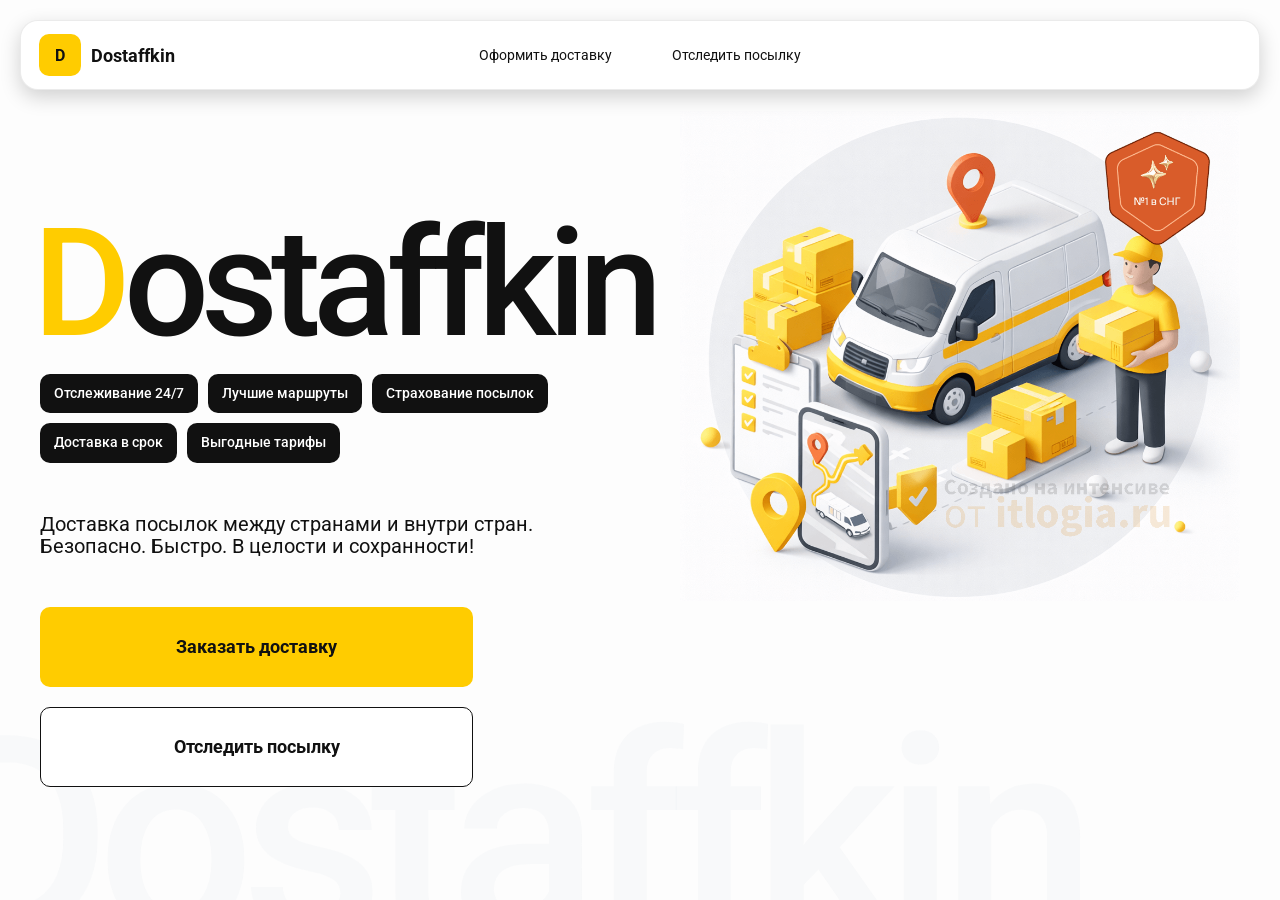
<file: index.html>
<!doctype html>
<html lang="ru">

<head>
    <meta charset="utf-8" />
    <meta name="viewport" content="width=device-width,initial-scale=1,maximum-scale=1,user-scalable=0" />
    <title>Dostaffkin — Доставка посылок между странами и внутри стран. Безопасно. Быстро. В целости и сохранности!
    </title>
    <link href="styles/base.css" rel="stylesheet" />
    <link href="styles/base_adaptive.css" rel="stylesheet" />
    <link href="styles/index.css" rel="stylesheet" />
    <link href="styles/index_adaptive.css" rel="stylesheet" />
</head>

<body>
    <div class="container">

        <header class="header">
            <a class="header-brand" href="#">
                <div class="header-logo">D</div>
                <div class="header-title">Dostaffkin</div>
            </a>
            <nav class="header-menu">
                <a class="header-link" href="./order.html">Оформить <span>доставку</span></a>
                <a class="header-link" href="./track.html">Отследить <span>посылку</span></a>
            </nav>
        </header>
        <main class="main">
            <section class="main-info">
                <div class="main-title">
                    <span>D</span>ostaffkin
                </div>
                <div class="main-features">
                    <div class="main-feature">Отслеживание 24/7</div>
                    <div class="main-feature">Лучшие маршруты</div>
                    <div class="main-feature">Страхование посылок</div>
                    <div class="main-feature">Доставка в срок</div>
                    <div class="main-feature">Выгодные тарифы</div>
                </div>
                <div class="main-description">
                    Доставка посылок между странами и внутри стран.
                    Безопасно. Быстро. В целости и сохранности!
                </div>
                <div class="main-actions">
                    <a class="button" type="button" href="./order.html">Заказать доставку</a>
                    <a class="button button-white" type="button" href="./track.html">Отследить посылку</a>
                </div>
            </section>
            <div class="main-title-ghost">Dostaffkin</div>
            <section class="main-image">
                <img src="images/main-image.png" alt="Main image" />
            </section>
        </main>


    </div>


</body>

</html>
</file>
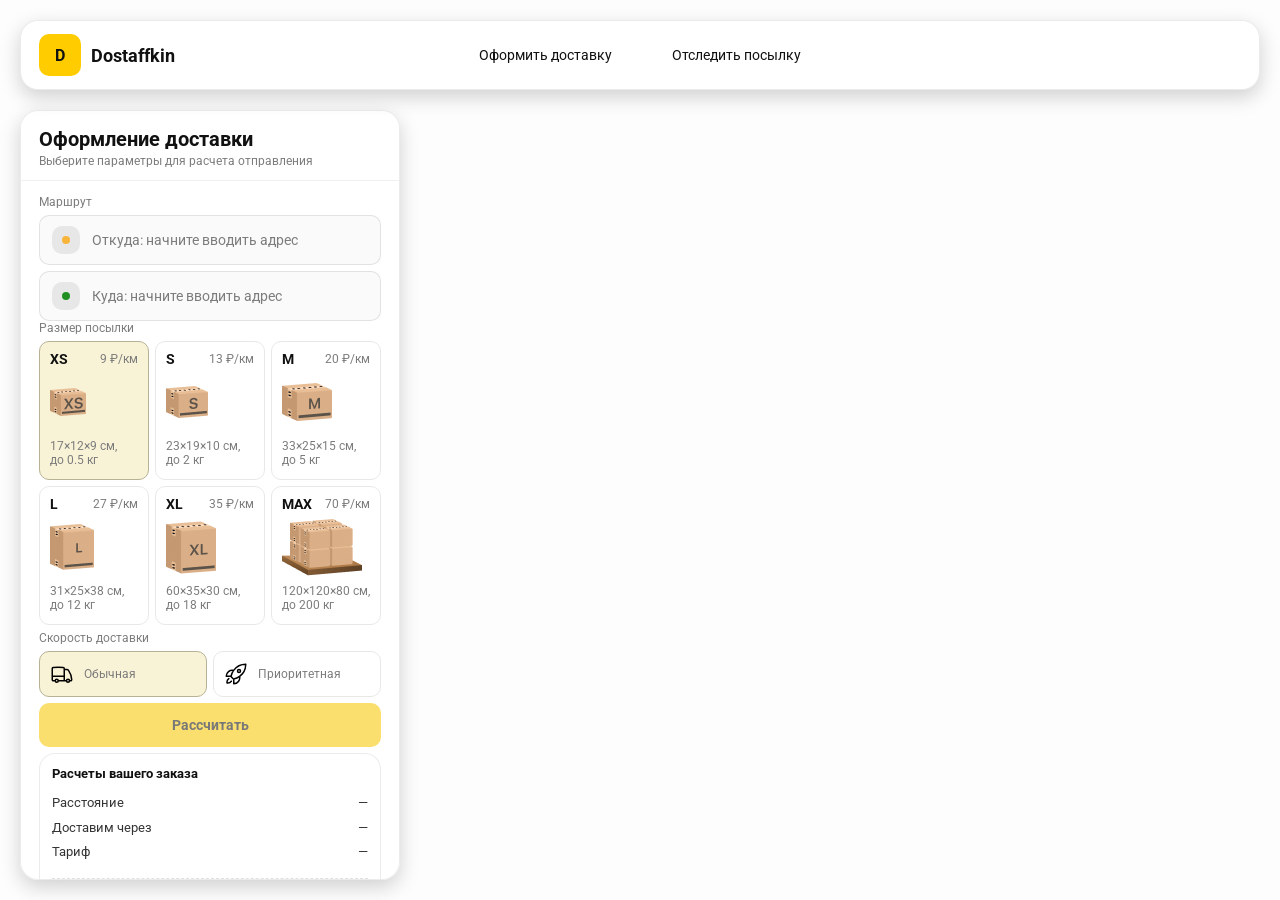
<file: order.html>
<!doctype html>
<html lang="ru">

<head>
    <meta charset="utf-8" />
    <meta name="viewport" content="width=device-width,initial-scale=1,maximum-scale=1,user-scalable=0" />
    <title>Оформление доставки</title>

    <link rel="stylesheet" href="styles/base.css" />
    <link rel="stylesheet" href="styles/base_adaptive.css" />

    <link rel="stylesheet" href="styles/order.css" />
    <link rel="stylesheet" href="styles/order_adaptive.css" />

    <script src="https://api-maps.yandex.ru/2.1/?lang=ru_RU&apikey=6651fbed-c655-46af-8220-22c36331ca46&suggest_apikey=729ab815-fd10-4e2a-b69b-6cf0ed08e1f2" type="text/javascript">

    </script>
</head>

<body>
    <div id="map"></div>


    <header class="header">
        <a class="header-brand" href="./index.html">
            <div class="header-logo">D</div>
            <div class="header-title">Dostaffkin</div>
        </a>
        <nav class="header-menu">
            <a class="header-link" href="#">Оформить <span>доставку</span></a>
            <a class="header-link" href="./track.html">Отследить <span>посылку</span></a>
        </nav>
    </header>
    <aside class="main" id="sidebar">
        <div class="main-header">
            <div class="main-title">Оформление доставки</div>
            <div class="main-text">Выберите параметры для расчета отправления</div>
        </div>

        <div class="main-content">
            <div class="main-route">
                <div class="main-block-title">Маршрут</div>
                <div class="main-fields">
                    <div class="main-field" id="fromField">
                        <div class="main-pin"></div>
                        <input id="from" placeholder="Откуда: начните вводить адрес" autocomplete="off" />
                        <div class="main-ac" id="fromAc" role="listbox" aria-label="Подсказки адресов"></div>
                    </div>

                    <div class="main-field" id="toField">
                        <div class="main-pin"></div>
                        <input id="to" placeholder="Куда: начните вводить адрес" autocomplete="off" />
                        <div class="main-ac" id="toAc" role="listbox" aria-label="Подсказки адресов"></div>
                    </div>
                </div>
                <div class="main-package">
                    <div class="main-block-title">Размер посылки</div>

                    <div class="main-sizes">
                        <div class="main-size-card is-active" data-value="xs">
                            <div class="main-size-top">
                                <div class="main-size-label">XS</div>
                                <div class="main-size-rate">9 ₽/км</div>
                            </div>
                            <div class="main-size-media">
                                <img src="images/sizes/xs.png" alt="Короб XS" />
                            </div>
                            <div class="main-size-description">17×12×9 см,<br>до 0.5 кг</div>
                        </div>

                        <div class="main-size-card" data-value="s">
                            <div class="main-size-top">
                                <div class="main-size-label">S</div>
                                <div class="main-size-rate">13 ₽/км</div>
                            </div>
                            <div class="main-size-media">
                                <img src="images/sizes/s.png" alt="Короб S" />
                            </div>
                            <div class="main-size-description">23×19×10 см,<br>до 2 кг</div>
                        </div>

                        <div class="main-size-card" data-value="m">
                            <div class="main-size-top">
                                <div class="main-size-label">M</div>
                                <div class="main-size-rate">20 ₽/км</div>
                            </div>
                            <div class="main-size-media">
                                <img src="images/sizes/m.png" alt="Короб M" />
                            </div>
                            <div class="main-size-description">33×25×15 см,<br>до 5 кг</div>
                        </div>

                        <div class="main-size-card" data-value="l">
                            <div class="main-size-top">
                                <div class="main-size-label">L</div>
                                <div class="main-size-rate">27 ₽/км</div>
                            </div>
                            <div class="main-size-media">
                                <img src="images/sizes/l.png" alt="Короб L" />
                            </div>
                            <div class="main-size-description">31×25×38 см,<br>до 12 кг</div>
                        </div>

                        <div class="main-size-card" data-value="xl">
                            <div class="main-size-top">
                                <div class="main-size-label">XL</div>
                                <div class="main-size-rate">35 ₽/км</div>
                            </div>
                            <div class="main-size-media">
                                <img src="images/sizes/xl.png" alt="Короб XL" />
                            </div>
                            <div class="main-size-description">60×35×30 см,<br>до 18 кг</div>
                        </div>

                        <div class="main-size-card" data-value="max">
                            <div class="main-size-top">
                                <div class="main-size-label">MAX</div>
                                <div class="main-size-rate">70 ₽/км</div>
                            </div>
                            <div class="main-size-media main-size-media-palleta">
                                <img src="images/sizes/max.png" alt="Паллета" />
                            </div>
                            <div class="main-size-description">120×120×80 см,<br>до 200 кг</div>
                        </div>
                    </div>
                </div>
                <div class="main-speed">
                    <div class="main-block-title">Скорость доставки</div>

                    <div class="main-speeds">
                        <div class="main-speed-card is-active" data-value="regular">
                            <img class="main-speed-media" src="images/icons/regular.svg" alt="Regular" />
                            <div class="main-speed-description">Обычная</div>
                        </div>
                        <div class="main-speed-card" data-value="fast">
                            <img class="main-speed-media" src="images/icons/fast.svg" alt="Fast" />
                            <div class="main-speed-description">Приоритетная</div>
                        </div>

                    </div>
                </div>
                <div class="main-calculate-block">
                    <button id="calc" class="button calculate-button" type="button" disabled>Рассчитать</button>
                </div>
                <div class="main-result" id="result">
                    <div class="main-result-title">Расчеты вашего заказа</div>
                    <div class="main-result-lines">
                        <div class="main-result-line"><span>Расстояние</span><span id="distanceValue">—</span></div>
                        <div class="main-result-line"><span>Доставим через</span><span id="durationValue">—</span></div>
                        <div class="main-result-line"><span>Тариф</span><span id="rateValue">—</span></div>
                    </div>
                    <div class="main-price">
                        <div class="main-price-label">Итого</div>
                        <div class="main-price-value" id="totalValue">—</div>
                    </div>
                </div>

                <div class="main-order-box">
                    <div class="main-order-form" id="orderForm">
                        <div class="main-order-title">Оформление доставки</div>
                        <div class="main-block-info-row">
                            <div class="main-block-title">Контакты</div>
                            <div class="order-fields">
                                <div class="main-field">
                                    <input id="customerName" placeholder="Ваше имя" autocomplete="off" />
                                </div>
                                <div class="main-field">
                                    <input id="customerPhone" placeholder="Ваш телефон" autocomplete="off"
                                        inputmode="tel" />
                                </div>
                            </div>
                        </div>
                        <div class="main-block-info-row extra-info">
                            <div class="main-block-title">Дополнительная информация</div>
                            <div class="main-field textarea">
                                <textarea id="comment" placeholder="Детали доставки и комментарии"></textarea>
                            </div>
                        </div>
                        <button id="submit" class="button main-submit-request" type="button" disabled>Отправить
                            заявку
                        </button>
                    </div>

                    <div class="main-order-success" id="orderSuccess">
                        <div class="main-success-icon">✓</div>
                        <div class="main-success-title">Заявка отправлена!</div>
                        <div class="main-success-title">Номер отправления – <span id="orderId"></span></div>
                        <div class="main-success-subtitle">Мы скоро свяжемся с вами</div>
                    </div>
                </div>

            </div>


        </div>

    </aside>

<script src="scripts/order.js"></script>

</body>

</html>
</file>
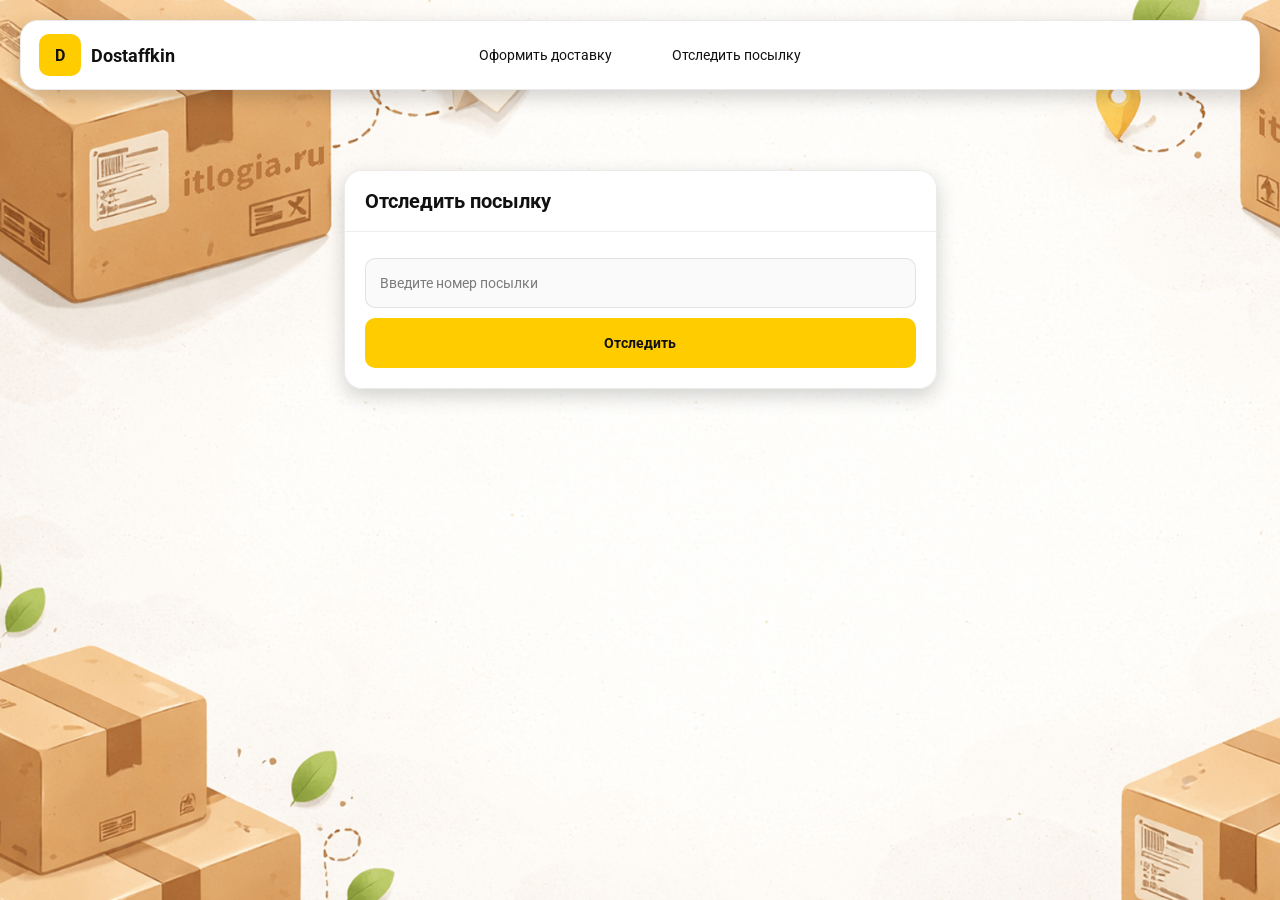
<file: track.html>
<!doctype html>
<html lang="ru">

<head>
    <meta charset="utf-8" />
    <meta name="viewport" content="width=device-width,initial-scale=1,maximum-scale=1,user-scalable=0" />
    <title>Отследить посылку</title>
    <link rel="stylesheet" href="styles/base.css" />
    <link rel="stylesheet" href="styles/base_adaptive.css" />

    <link rel="stylesheet" href="styles/track.css" />
    <link rel="stylesheet" href="styles/track_adaptive.css" />
</head>

<body>

    <div class="container">
        <header class="header">
            <a class="header-brand" href="./index.html">
                <div class="header-logo">D</div>
                <div class="header-title">Dostaffkin</div>
            </a>
            <nav class="header-menu">
                <a class="header-link" href="./order.html">Оформить <span>доставку</span></a>
                <a class="header-link" href="#">Отследить <span>посылку</span></a>
            </nav>
        </header>
        <main class="track-content">

            <section class="track-card track-search">
                <div class="track-title">Отследить посылку</div>
                <div class="track-action">
                    <div class="main-field track-field">
                        <input id="trackNumber" placeholder="Введите номер посылки" autocomplete="off" />
                    </div>
                    <button id="trackButton" class="button track-button" type="button">Отследить</button>
                </div>
            </section>

            <section class="track-card track-result" id="trackResult">
                <div class="track-result-header">
                    <div class="track-id" id="trackIdValue"></div>
                    <div class="track-routes">
                        <div class="track-route">
                            <div class="track-route-pin">
                                <svg xmlns="http://www.w3.org/2000/svg" fill="none" viewBox="0 0 24 24"
                                    stroke-width="1.5" stroke="orange" class="size-6">
                                    <path stroke-linecap="round" stroke-linejoin="round"
                                        d="M15 10.5a3 3 0 1 1-6 0 3 3 0 0 1 6 0Z" />
                                    <path stroke-linecap="round" stroke-linejoin="round"
                                        d="M19.5 10.5c0 7.142-7.5 11.25-7.5 11.25S4.5 17.642 4.5 10.5a7.5 7.5 0 1 1 15 0Z" />
                                </svg>
                            </div>
                            <div class="track-route-address" id="trackFromValue">
                                Откуда: Москва, улица Арбат, 1
                            </div>
                        </div>
                        <div class="track-route track-route-arrow">
                            <svg xmlns="http://www.w3.org/2000/svg" fill="none" viewBox="0 0 24 24" stroke-width="1.5"
                                stroke="currentColor" class="size-6">
                                <path stroke-linecap="round" stroke-linejoin="round"
                                    d="M19.5 13.5 12 21m0 0-7.5-7.5M12 21V3" />
                            </svg>
                        </div>
                        <div class="track-route">
                            <div class="track-route-pin">
                                <svg xmlns="http://www.w3.org/2000/svg" fill="none" viewBox="0 0 24 24"
                                    stroke-width="1.5" stroke="green" class="size-6">
                                    <path stroke-linecap="round" stroke-linejoin="round"
                                        d="M15 10.5a3 3 0 1 1-6 0 3 3 0 0 1 6 0Z" />
                                    <path stroke-linecap="round" stroke-linejoin="round"
                                        d="M19.5 10.5c0 7.142-7.5 11.25-7.5 11.25S4.5 17.642 4.5 10.5a7.5 7.5 0 1 1 15 0Z" />
                                </svg>
                            </div>
                            <div class="track-route-address" id="trackToValue">
                                Куда: Минск, проспект Независимости, 58
                            </div>
                        </div>
                    </div>
                </div>
                <div class="track-info">
                    <div class="track-status-title">Статус данной посылки:</div>
                    <div class="track-status-list" id="trackStatusList">
                    </div>
                </div>
            </section>
        </main>

    </div>

    <script src="scripts/track.js"></script>

</body>

</html>
</file>
<file: styles/base.css>
*, *::before, *::after {
    box-sizing: border-box;
}

@font-face {
    font-family: "Roboto";
    src: url("../fonts/Roboto-Regular.ttf");
    font-weight: normal;
}

@font-face {
    font-family: "Roboto";
    src: url("../fonts/Roboto-Bold.ttf");
    font-weight: bold;
}

@font-face {
    font-family: "Roboto";
    src: url("../fonts/Roboto-Medium.ttf");
    font-weight: 500;
}

html, body {
    margin: 0;
    color: #111111;
    font-family: "Roboto", sans-serif;
}

body {
    background: #FDFDFD;
}

.header {
    border-radius: 18px;
    box-shadow: 0 7px 20px 0 #0000002E;
    backdrop-filter: blur(10px);
    background: #ffffff;
    left: 20px;
    border: 1px solid rgba(0, 0, 0, 0.08);
    position: fixed;
    right: 20px;
    top: 20px;
    padding: 14px 18px;
    height: 70px;
    display: flex;
    align-items: center;
    z-index: 6;
}

.header-brand {
    display: flex;
    align-items: center;
    text-decoration: none;
    gap: 10px;
}

.header-logo {
    width: 42px;
    height: 42px;
    border-radius: 10px;
    background: #FFCC00;
    display: grid;
    place-items: center;
    font-weight: bold;
    color: #111;
}

.header-title {
    font-size: 18px;
    font-weight: bold;
    color: #111111;
    text-decoration: none;
}

.header-menu {
    display: flex;
    align-items: center;
    gap: 60px;
    margin: 0;
    position: absolute;
    left: 50%;
    transform: translateX(-50%);
}

.header-link {
    font-size: 14px;
    color: #111111;
    text-decoration: none;
}

.button {
    border: 0;
    outline: none;
    height: 44px;
    border-radius: 10px;
    font-size: 14px;
    font-weight: bold;
    cursor: pointer;
    font-family: inherit;
    transition: transform .08s ease, opacity .12s ease;
    background: #ffcc00;
    color: #111111;
    text-align: center;
    text-decoration: none;
}

.button:hover {
    background-color: #E5BC19;
}

.button:disabled {
    cursor: not-allowed;
    background-color: #FADE6E;
    color: #787878;
    transform: none;
}

.button.button-white {
    background: #ffffff;
    border: 1px solid #111111;
}

.button.button-white:hover {
    background: rgb(241 241 241);
}

.main-field {
    display: flex;
    align-items: center;
    margin-top: 6px;
    gap: 10px;
    border: 1px solid #1111111A;
    background: #FAFAFA;
    border-radius: 10px;
    padding: 10px 12px;
    position: relative;
    box-sizing: border-box;
    height: 50px;
}

.main-field.textarea {
    height: auto;
}

.main-pin {
    width: 28px;
    height: 28px;
    border-radius: 10px;
    background: rgba(17, 17, 17, 0.08);
    display: grid;
    place-items: center;
    flex: 0 0 auto;
    position: relative;
}

.main-pin::before {
    content: "";
    width: 8px;
    height: 8px;
    border-radius: 999px;
    background: orange;
    opacity: .75;
    display: block;
}

.main-field:last-child .main-pin::before {
    background: green;
    opacity: .85;
}

input, textarea {
    width: 100%;
    border: 0;
    outline: none;
    background: transparent;
    font-size: 14px;
    color: #111111;
    font-family: inherit;
}

textarea {
    resize: vertical;
    min-height: 72px;
    padding: 2px 0;
}

input::placeholder, textarea::placeholder {
    color: #7C7C7C;
}

.main-field:focus-within {
    border-color: rgba(0, 0, 0, 0.20);
    box-shadow: 0 0 0 4px rgba(255, 204, 0, 0.35);
    background: rgba(255, 255, 255, 0.75);
}
</file>
<file: styles/base_adaptive.css>
@media (max-width: 767px) {
    .header {
        left: 10px;
        right: 10px;
        top: 10px;
    }

    .header-link span {
        display: none;
    }

    .header-menu {
        gap: 20px;
        justify-content: flex-start;
        margin: 0 0 0 30px;
        position: static;
        transform: none;
    }
}

@media (max-width: 420px) {
    .header-title {
        display: none;
    }
}

@media (max-width: 374px) {
    .header-menu {
        gap: 10px;
        margin: 0 0 0 10px;
    }
}
</file>
<file: styles/index.css>
.container {
    overflow: hidden;
    min-height: 100vh;
}

.main {
    padding: 111px 40px 40px;
    position: relative;
    display: flex;
}

.main-info {
    max-width: 840px;
    width: 100%;
    position: relative;
}

.main-title {
    margin-top: 98px;
    font-weight: 500;
    font-size: 200px;
    line-height: 1;
    letter-spacing: -0.05em;
    color: #111111;
    left: -15px;
    position: relative;
}

.main-title span {
    color: #ffcc00;
}

.main-features {
    margin-top: 15px;
    display: flex;
    flex-wrap: wrap;
    gap: 10px;
}

.main-feature {
    background: #111111;
    color: #ffffff;
    padding: 12px 14px;
    font-weight: 500;
    font-size: 14px;
    line-height: 1.1;
    border-radius: 10px;
}

.main-description {
    margin-top: 50px;
    max-width: 500px;
    font-size: 20px;
    line-height: 1.1;
    color: #111111;
}

.main-actions {
    margin-top: 50px;
    display: flex;
    flex-direction: column;
    gap: 20px;
}

.main-actions .button {
    height: 80px;
    width: 433px;
    font-size: 18px;
    font-weight: bold;
    place-items: center;
    display: grid;
}

.main-title-ghost {
    position: absolute;
    z-index: -1;
    left: -70px;
    bottom: -150px;
    font-weight: 500;
    font-size: 278px;
    line-height: 1;
    letter-spacing: -0.05em;
    color: #ECEDF04D;
}

.main-image {
    width: 1024px;
    top: 100px;
    z-index: -2;
}

.main-image img {
    width: 100%;
    max-width: 1024px;
    height: auto;
    display: block;
}
</file>
<file: styles/index_adaptive.css>
@media (max-width: 1760px) {
    .main-title {
        font-size: 150px;
        left: -7px;
    }

    .main-info {
        max-width: 640px;
    }
}

@media (max-width: 1200px) {
    .main-info {
        max-width: 540px;
    }

    .main {
        padding: 111px 20px 20px;
    }

    .main-title {
        font-size: 120px;
        left: -4px;
    }

    .main-title-ghost {
        font-size: 220px;
    }
}

@media (max-width: 1024px) {
    .main-title {
        margin-top: 30px;
    }

    .main {
        flex-direction: column-reverse;
    }

    .main-image {
        max-width: 350px;
        position: absolute;
        left: 370px;
        top: 370px;
    }

    .main-info {
        max-width: 100%;
    }

    .main-actions {
        gap: 10px;
    }

    .main-actions .button {
        height: 50px;
        font-size: 14px;
        width: auto;
        max-width: 300px;
    }

    .main-description {
        max-width: 350px;
    }
}

@media (max-width: 570px) {
    .main-title {
        font-size: 88px;
    }

    .main-description {
        max-width: 100%
    }

    .main-actions {
       width: 100%;
    }

    .main-actions .button {
        width: 100%;
        max-width: 100%
    }

    .main-image {
        max-width: 650px;
        position: absolute;
        left: 170px;
        top: 70px;
        opacity: 0.2;
    }
}

@media (max-width: 570px) {
    .main-title {
        font-size: 88px;
    }

    .main-description {
        max-width: 100%
    }

    .main-actions {
       width: 100%;
    }

    .main-actions .button {
        width: 100%;
        max-width: 100%
    }

    .main-image {
        max-width: 650px;
        position: absolute;
        left: 170px;
        top: 70px;
        opacity: 0.2;
    }
}

@media (max-width: 400px) {
    .main-title {
        font-size: 70px;
    }
}
</file>
<file: styles/order.css>
#map {
    position: fixed;
    inset: 0;
}

.main {
    border-radius: 18px;
    box-shadow: 0 7px 20px 0 #0000002E;
    backdrop-filter: blur(10px);
    background: rgba(255, 255, 255, 0.96);
    left: 20px;
    border: 1px solid rgba(0, 0, 0, 0.08);
    position: fixed;
    top: 110px;
    bottom: 20px;
    width: 380px;
    display: flex;
    flex-direction: column;
    overflow: hidden;
    z-index: 5;
}

.main-header {
    padding: 18px 18px 12px 18px;
    border-bottom: 1px solid rgba(0, 0, 0, 0.06);
    display: flex;
    flex-direction: column;
}

.main-title {
    font-size: 20px;
    line-height: 100%;
    font-weight: bold;
}

.main-text {
    font-size: 12px;
    margin-top: 5px;
    color: #7C7C7C;
}

.main-content {
    padding: 14px 18px 18px 18px;
    overflow: auto;
    scrollbar-width: none;
    display: flex;
    flex-direction: column;
    gap: 18px;
    flex: 1;
}

.main-block-title {
    font-size: 12px;
    color: #7C7C7C;
}

.main-route, .main-block-title, .main-package, .main-block-title, .main-calculate-block {
    margin-bottom: 6px;
}


.main-sizes {
    display: grid;
    gap: 6px;
    grid-template-columns: repeat(3, 1fr);
}

.main-size-card {
    border: 1px solid #E8E8E7;
    background: #FFFFFF;
    border-radius: 10px;
    padding: 10px;
    cursor: pointer;
    user-select: none;
    transition: transform .08s ease, border-color .12s ease, background .12s ease;
    min-height: 139px;
}

.main-size-card:hover {
    transform: translateY(-1px);
}

.main-size-card.is-active {
    background-color: #F8F2D6;
    border-color: #B7B196;
}

.main-size-top {
    display: flex;
    align-items: center;
    justify-content: space-between;
}

.main-size-label {
    font-weight: bold;
    font-size: 14px;
    color: #111111;
    line-height: 100%;
}

.main-size-rate {
    font-size: 12px;
    color: #7C7C7C;
    line-height: 100%;
}

.main-size-media {
    margin-top: 8px;
    height: 57px;
}

.main-size-description {
    margin-top: 8px;
    font-size: 12px;
    color: #7C7C7C;
    line-height: 1.2;
}

.calculate-button {
    width: 100%;
}

.main-result {
    border: 1px solid rgba(0, 0, 0, 0.08);
    background: rgba(255, 255, 255, 0.75);
    border-radius: 16px;
    padding: 12px;
    line-height: 1.25;
    margin-bottom: 6px;
}

.main-result-title {
    font-weight: bold;
    font-size: 13px;
    color: #111111;
    margin-bottom: 13px;
}

.main-result-lines {
    gap: 8px;
    display: flex;
    flex-direction: column;
}

.main-result-line {
    font-size: 13px;
    color: rgba(17, 17, 17, 0.85);
    display: flex;
    justify-content: space-between;
}

.main-price {
    margin-top: 18px;
    padding-top: 10px;
    border-top: 1px dashed rgba(0, 0, 0, 0.12);
    display: flex;
    align-items: baseline;
    justify-content: space-between;
}

.main-price-label {
    font-size: 12px;
    color: rgba(17, 17, 17, 0.55);
}

.main-price-value {
    font-size: 20px;
    font-weight: bold;
    color: #111111;
    letter-spacing: -0.3px;
}

.main-order-box {
    background: #ffffff;
    border: 1px solid #E8E8E7;
    border-radius: 10px;
    padding: 12px;
    margin-bottom: 6px;
}

.main-order-title {
    margin-bottom: 8px;
    font-weight: bold;
    font-size: 14px;
    color: #111111;
}

.main-block-info {
    display: flex;
    flex-direction: column;
    gap: 6px;
}

.order-fields {
    display: grid;
    grid-template-columns: 1fr 1fr;
    column-gap: 10px;
    margin-top: 6px;
}

.main-block-info-row.extra-info {
    display: block;
    margin-top: 13px;
}

.main-submit-request {
    width: 100%;
    margin-top: 6px;
}

.main-order-success {
    display: none;
    text-align: center;
    padding: 22px 12px;
    gap: 12px;
}

.main-order-success.is-visible {
    display: flex;
    flex-direction: column;
    align-items: center;
}

.main-success-icon {
    width: 56px;
    height: 56px;
    border-radius: 50%;
    background: #16a34a;
    color: #ffffff;
    display: grid;
    place-items: center;
    font-size: 30px;
}

.main-success-title {
    font-size: 14px;
    font-weight: bold;
    color: #111111;
}

.main-success-subtitle {
    font-size: 12px;
    color: rgba(17, 17, 17, 0.55);
    line-height: 1.3;
}

.main-speed, .main-block-title {
    margin-bottom: 6px;
}

.main-speeds {
    display: grid;
    gap: 6px;
    grid-template-columns: repeat(2, 1fr);
}

.main-speed-card {
    border: 1px solid #E8E8E7;
    background: #FFFFFF;
    border-radius: 10px;
    padding: 10px;
    cursor: pointer;
    user-select: none;
    transition: transform .08s ease, border-color .12s ease, background .12s ease;
    display: flex;
    align-items: center;
    gap: 10px;
}

.main-speed-card:hover {
    transform: translateY(-1px);
}

.main-speed-card.is-active {
    background-color: #F8F2D6;
    border-color: #B7B196;
}

.main-speed-description {
    font-size: 12px;
    color: #7C7C7C;
    line-height: 1.2;
}
</file>
<file: styles/order_adaptive.css>
@media (max-width: 767px) {
    .main {
        left: 10px;
        right: 10px;
        top: 50%;
        bottom: 12px;
        width: auto;
        max-width: none;
    }
}

@media (max-width: 420px) {
    .main-sizes {
        grid-template-columns: repeat(2, 1fr);
    }
}
</file>
<file: styles/track.css>
.container {
    background: #F4F4F4 url("../images/track-bg.png");
    background-size: cover;
    min-height: 100vh;
    padding: 170px 0 50px 0;
}

.track-content {
    width: 593px;
    margin: 0 auto;
}

.track-card {
    width: 100%;
    border-radius: 18px;
    box-shadow: 0 7px 20px 0 #0000002E;
    backdrop-filter: blur(10px);
    background: rgba(255, 255, 255, 0.96);
    border: 1px solid rgba(0, 0, 0, 0.08);
}

.track-title {
    font-size: 20px;
    line-height: 100%;
    font-weight: bold;
    border-bottom: 1px solid #EEEEEE;
    padding: 20px;
}

.track-action {
    padding: 20px;
}

.track-button {
    width: 100%;
    height: 50px;
}

.track-field {
    margin-bottom: 10px;
}

.track-result {
    margin-top: 5px;
    display: none;
}

.track-result.is-visible {
    display: block;
}

.track-result-header {
    font-weight: bold;
    font-size: 14px;
    color: #111111;
    padding: 20px;
    border-bottom: 1px solid #EEEEEE;
}

.track-id {
    margin-bottom: 12px;
    font-size: 20px;
}

.track-routes {
    display: flex;
    flex-direction: column;
    gap: 10px;
    font-weight: normal;
}

.track-route {
    display: flex;
    align-items: center;
    gap: 10px;
}

.track-route-pin {
    width: 24px;
    height: 24px;
    flex-shrink: 0;
}

.track-route-arrow {
    padding: 15px 0;
    width: 24px;
    height: 24px;
}

.track-info {
    padding: 20px;
}

.track-status {
    display: flex;
    align-items: center;
    font-size: 12px;
    gap: 10px;
}

.track-status-title {
    font-size: 14px;
    color: #111111;
    margin-bottom: 20px;
}

.track-status-list {
    display: flex;
    flex-direction: column;
    gap: 15px;
}

.track-status-icon {
    width: 40px;
    height: 40px;
    border-radius: 50%;
    background: rgba(17, 17, 17, 0.08);
    display: grid;
    place-items: center;
    flex: 0 0 auto;
}

.track-status.created .track-status-icon {
    background-color: #F1CB00;
}

.track-status.in-way .track-status-icon {
    background-color: #F08A11;
}

.track-status.ready .track-status-icon {
    background-color: #A35D0A;
}

.track-status.done .track-status-icon {
    background-color: #37C93B;
}

.track-status-text {
    display: flex;
    align-items: center;
    justify-content: space-between;
    color: #111111;
    font-size: 12px;
    flex: 1;
}

.track-status-date {
    color: rgba(17, 17, 17, 0.55);
}
</file>
<file: styles/track_adaptive.css>
@media (max-width: 767px) {
    .container {
        padding: 130px 0 50px 0;
    }

    .track-content {
        width: 100%;
        padding-left: 10px;
        padding-right: 10px;
    }

    .track-result-header {
        padding: 20px;
    }
}
</file>
